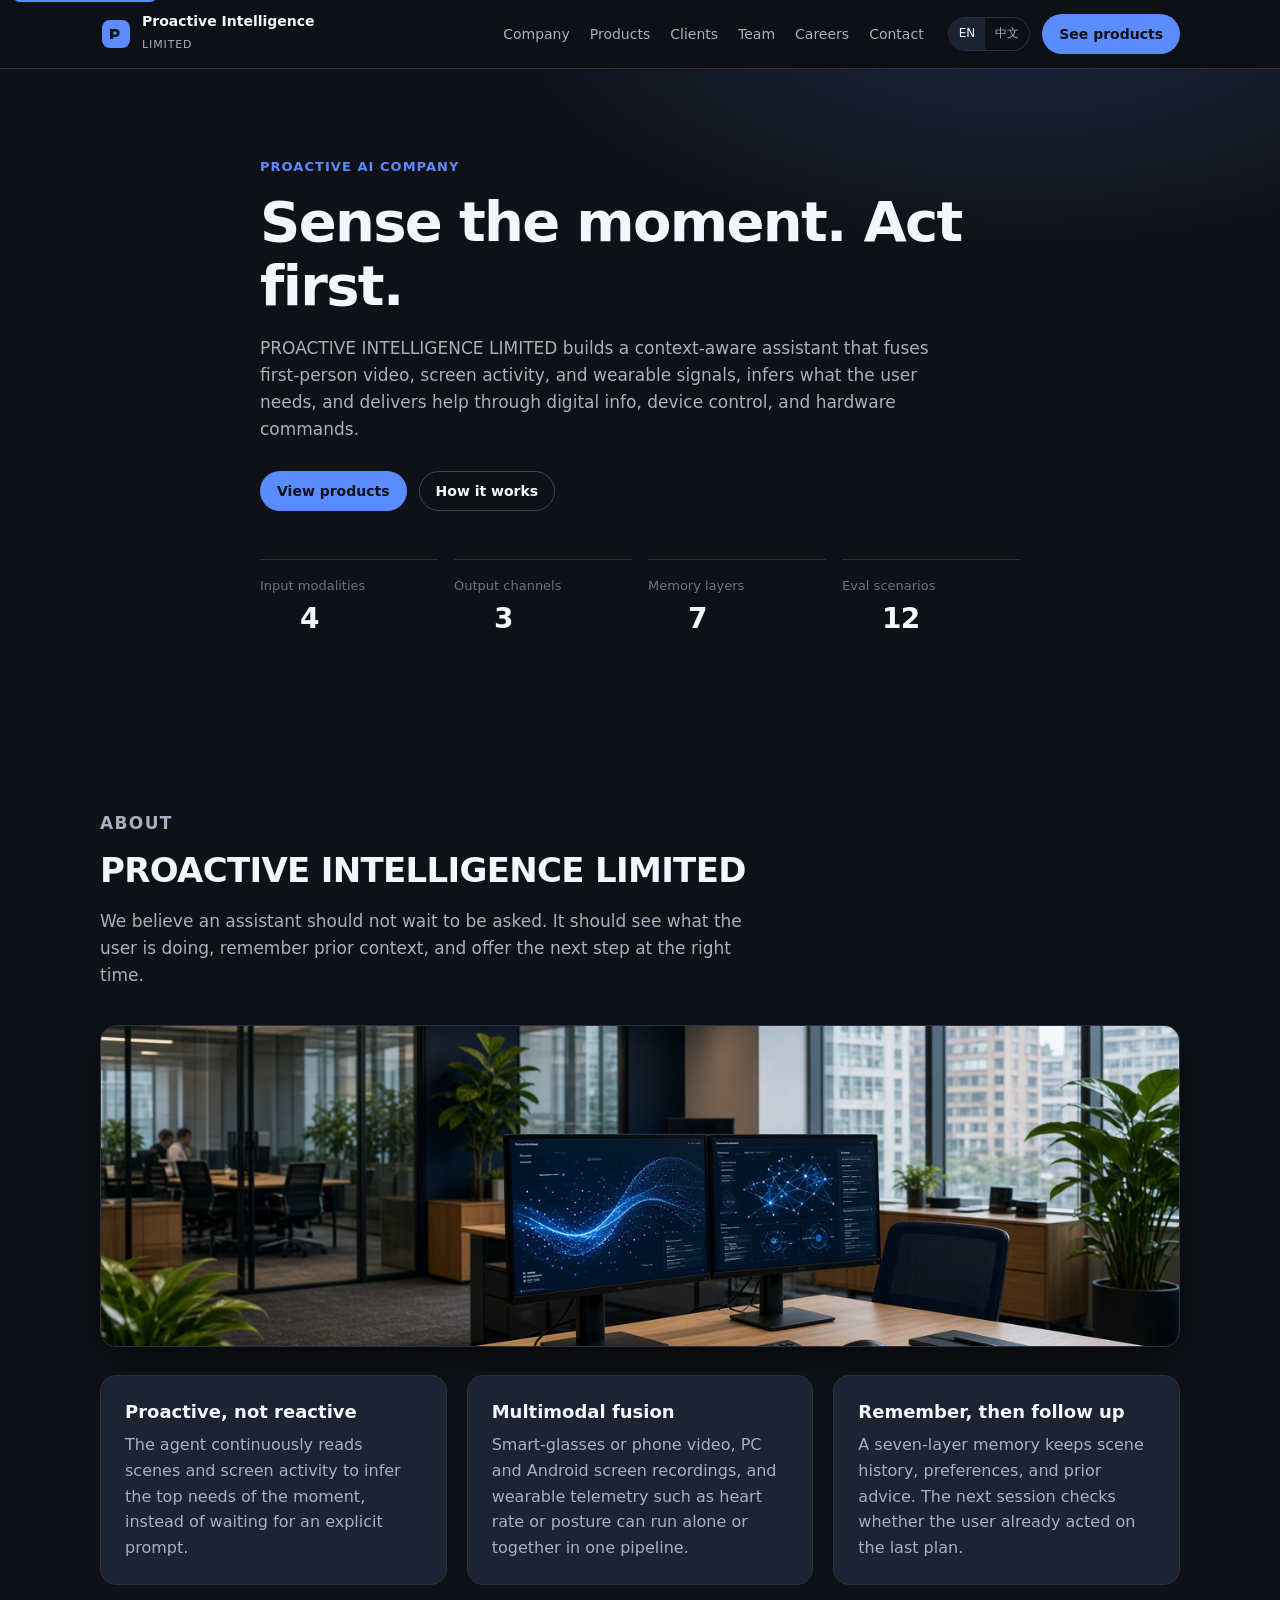
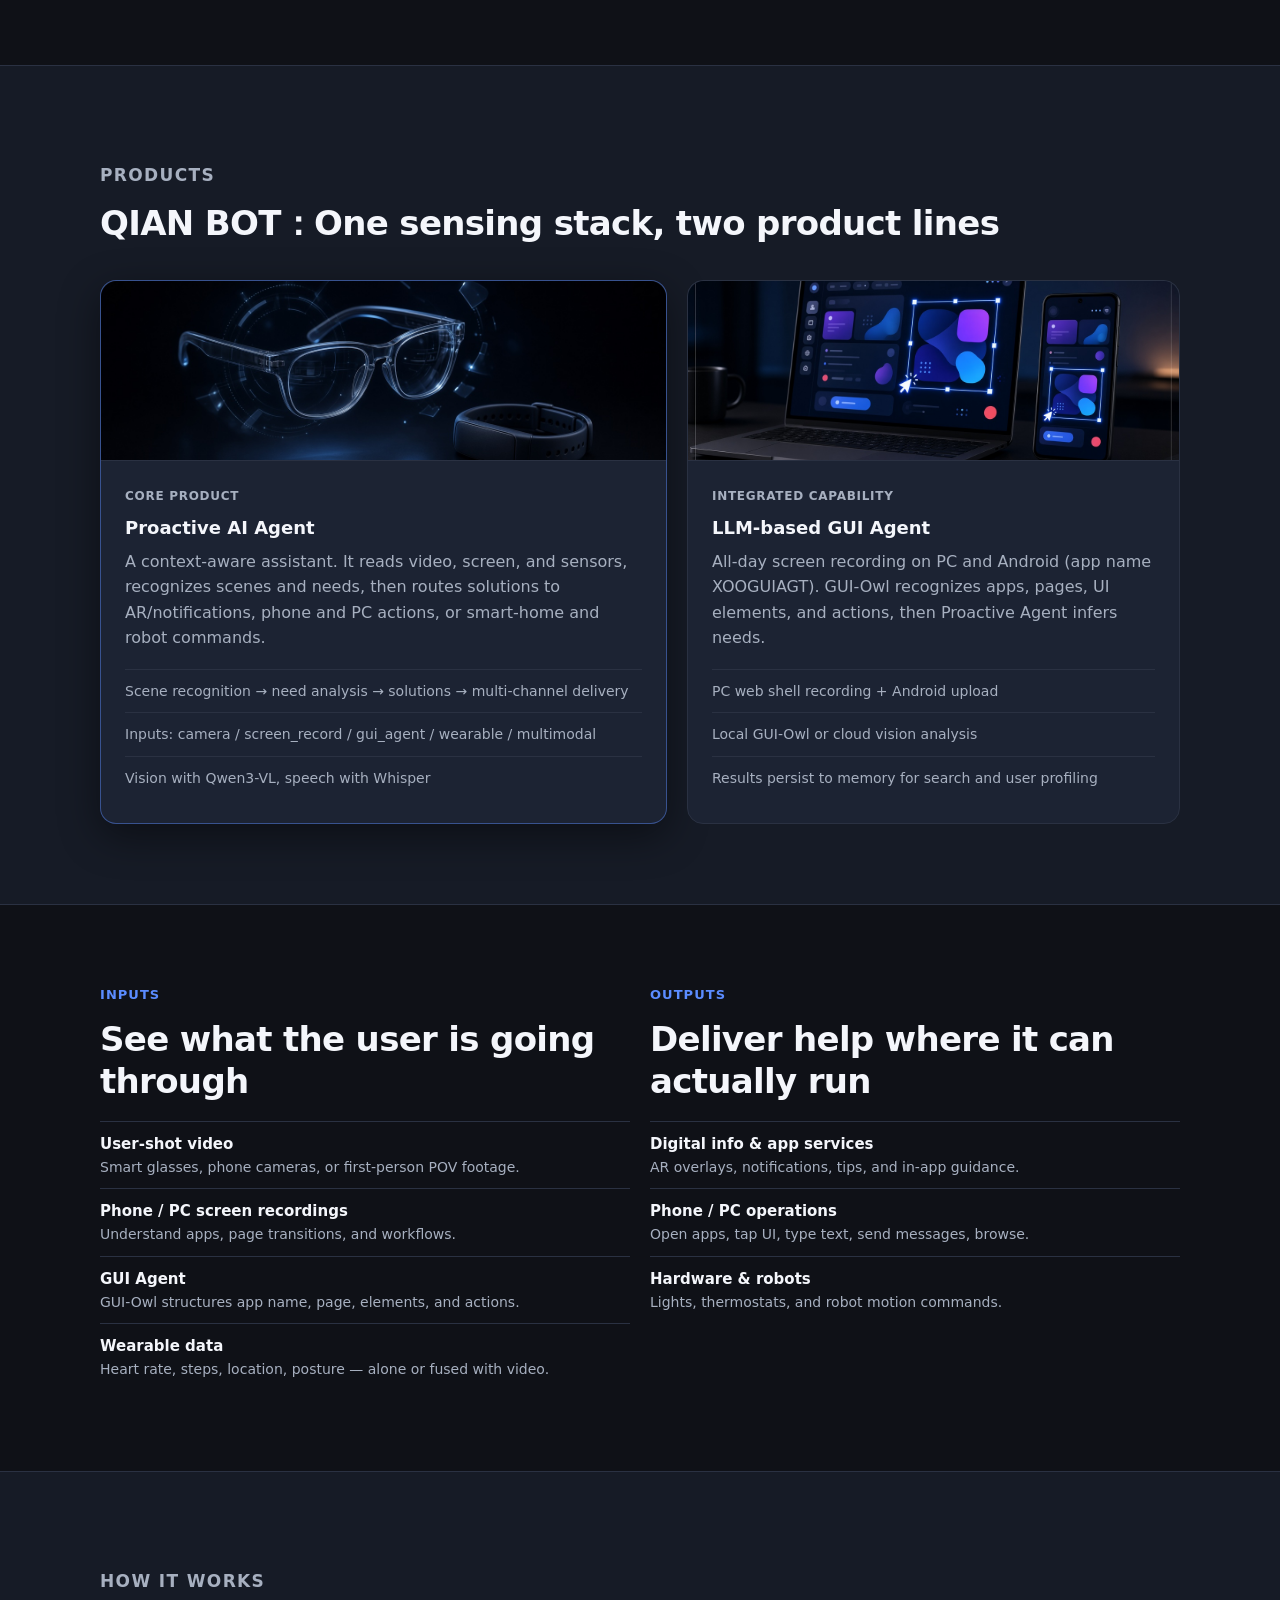
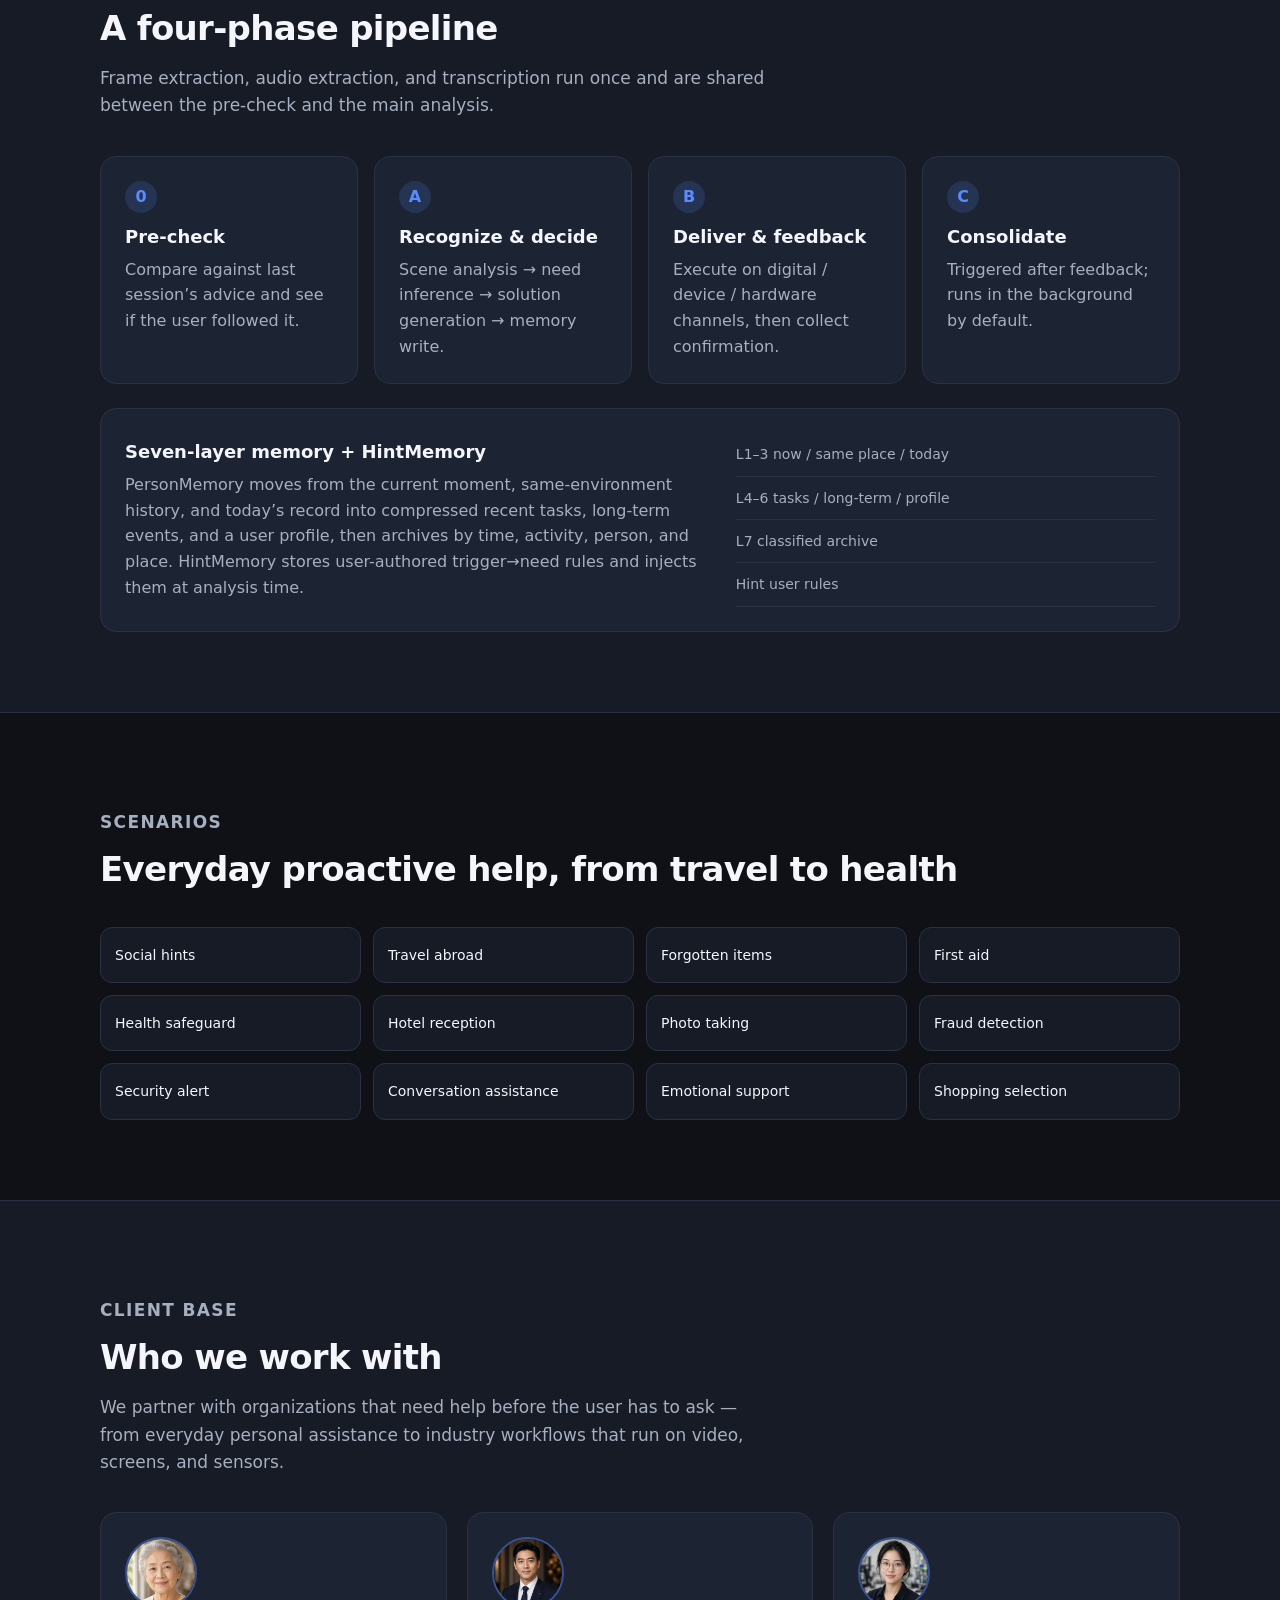
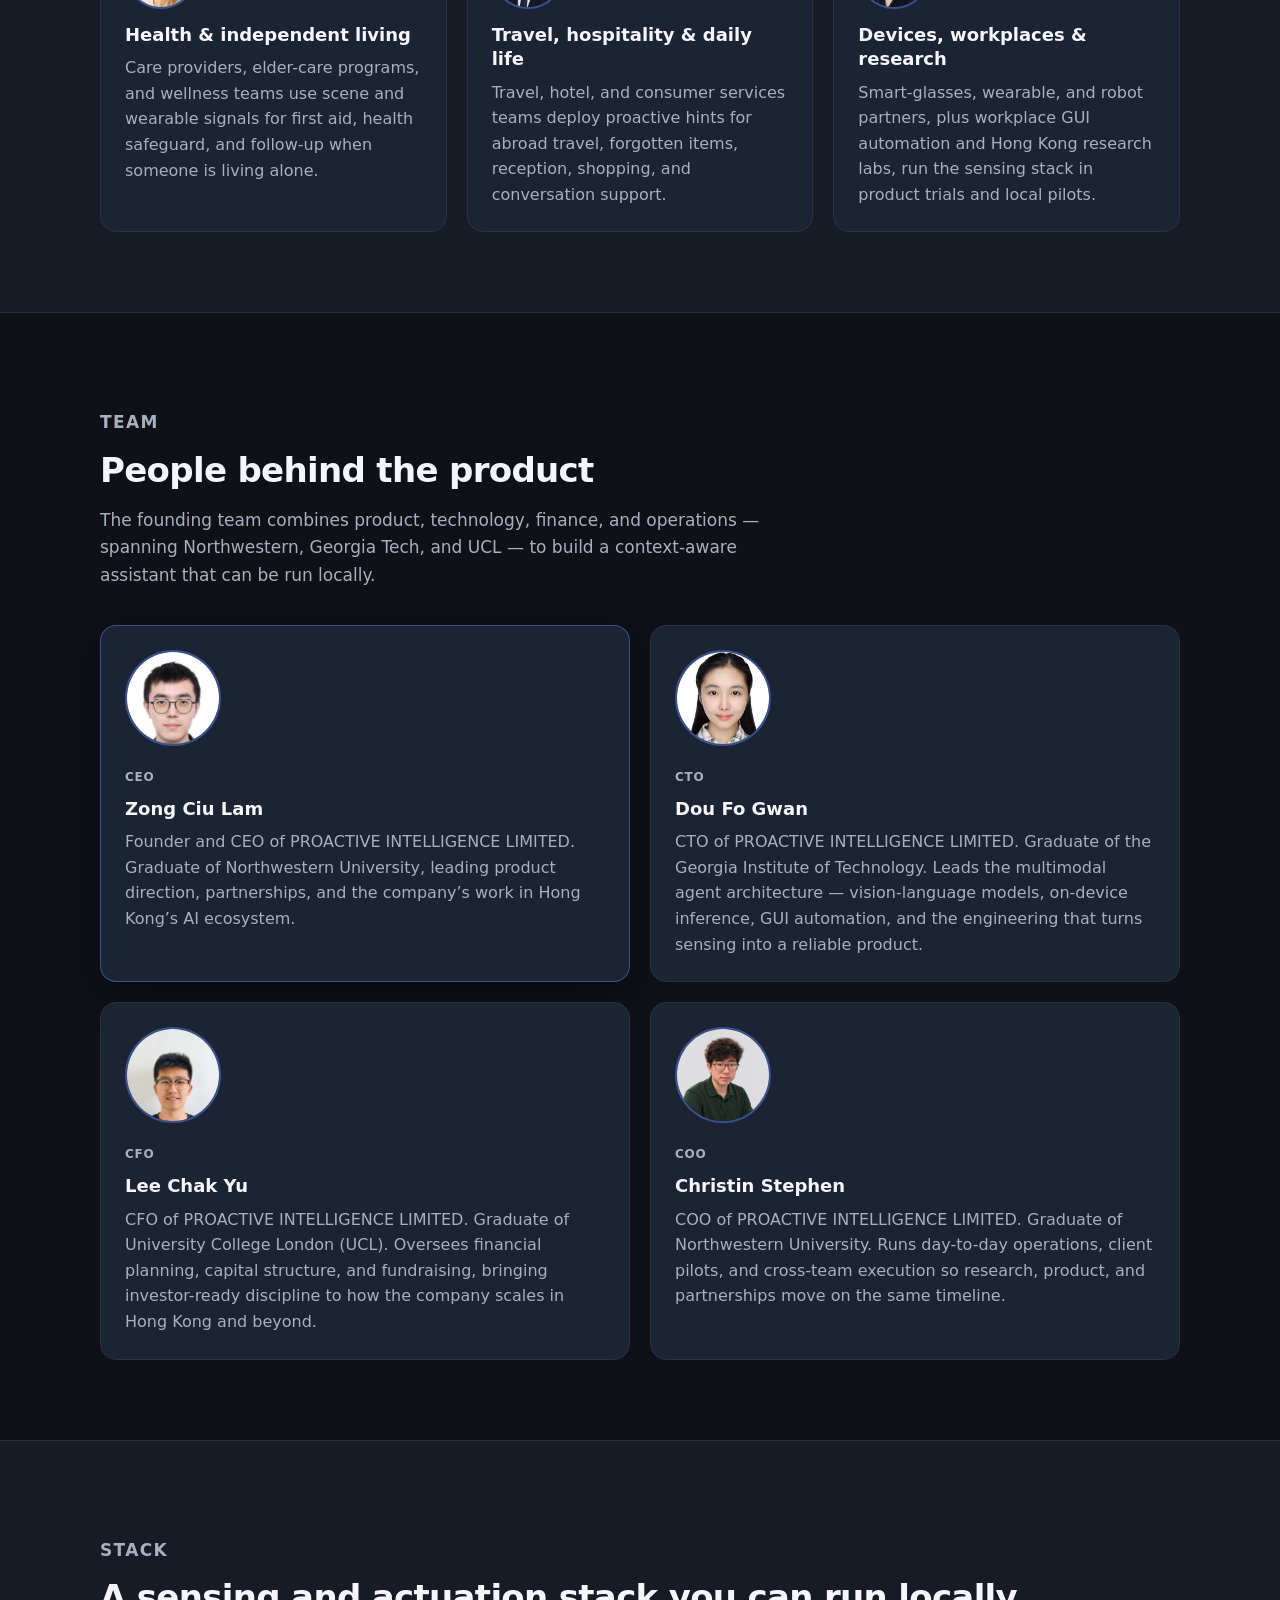
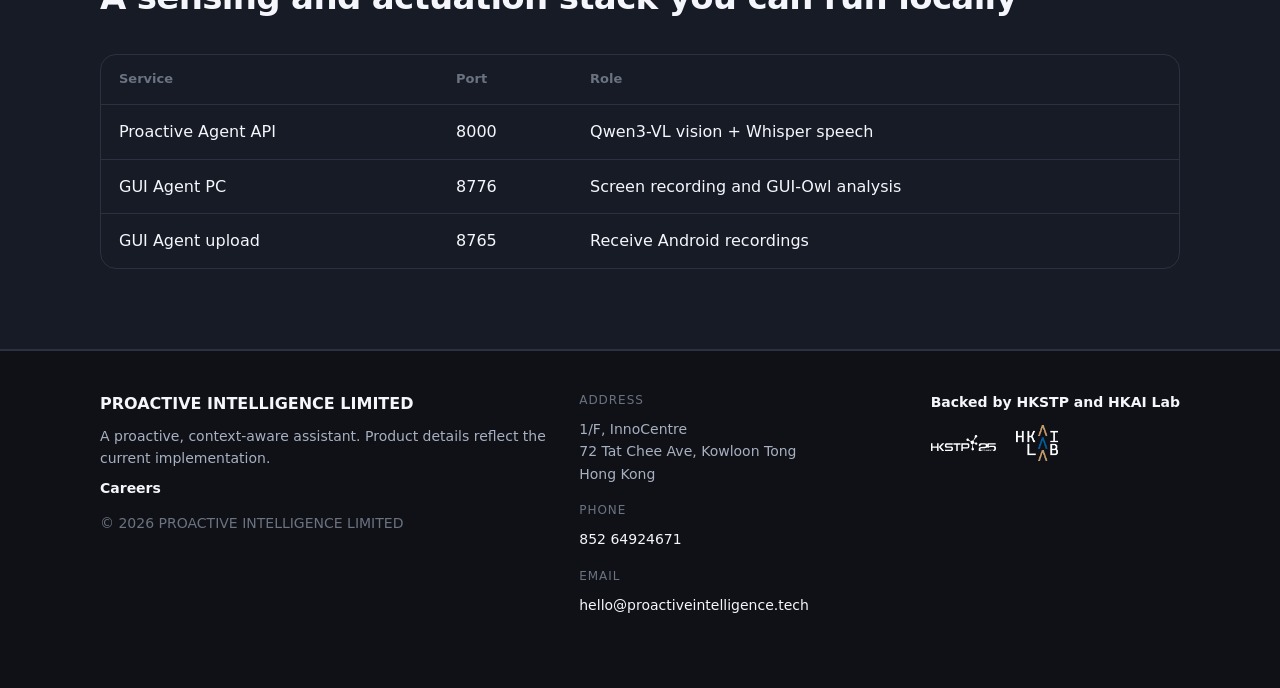
<file: index.html>
<!DOCTYPE html>
<html lang="en">
  <head>
    <meta charset="UTF-8" />
    <meta name="viewport" content="width=device-width, initial-scale=1" />
    <meta
      name="description"
      content="PROACTIVE INTELLIGENCE LIMITED builds a context-aware assistant that senses multimodal input and acts through multiple output channels."
    />
    <title>PROACTIVE INTELLIGENCE LIMITED</title>
    <link rel="canonical" href="https://proactiveintelligence.github.io/" />
    <link rel="icon" href="favicon.svg" type="image/svg+xml" />
    <link rel="stylesheet" href="styles.css" />
    <script>
      if (location.hostname === "proactiveaiagent.github.io") {
        location.replace("https://proactiveintelligence.github.io/" + location.hash);
      }
    </script>
  </head>
  <body>
    <a class="skip-link" href="#main">Skip to content</a>

    <header class="site-header">
      <div class="wrap header-inner">
        <a class="brand" href="#top" aria-label="PROACTIVE INTELLIGENCE LIMITED">
          <svg class="brand-mark" viewBox="0 0 32 32" aria-hidden="true">
            <rect x="2" y="2" width="28" height="28" rx="8" fill="#5B8CFF" />
            <path
              d="M10 21V11h5.2c2.7 0 4.4 1.6 4.4 4s-1.7 4-4.4 4H13.2V21H10zm3.2-4.4h1.8c1.1 0 1.8-.6 1.8-1.6s-.7-1.6-1.8-1.6h-1.8v3.2z"
              fill="#0F1117"
            />
          </svg>
          <span>
            <strong>Proactive Intelligence</strong>
            <small>Limited</small>
          </span>
        </a>
        <nav class="nav" aria-label="Primary">
          <a href="#company" data-i18n="nav.company">Company</a>
          <a href="#products" data-i18n="nav.products">Products</a>
          <a href="#clients" data-i18n="nav.clients">Clients</a>
          <a href="#team" data-i18n="nav.team">Team</a>
          <a href="career.html" data-i18n="nav.career">Careers</a>
          <a href="#contact" data-i18n="nav.contact">Contact</a>
        </nav>
        <div class="header-actions">
          <div class="lang-switch" role="group" aria-label="Language">
            <button type="button" data-lang="en" class="is-active">EN</button>
            <button type="button" data-lang="zh">中文</button>
          </div>
          <a class="btn btn-primary" href="#products" data-i18n="nav.cta">See products</a>
        </div>
      </div>
    </header>

    <main id="main">
      <section class="hero" id="top">
        <div class="wrap hero-inner">
          <p class="eyebrow" data-i18n="hero.eyebrow">Proactive AI company</p>
          <h1 data-i18n="hero.title">Sense the moment. Act first.</h1>
          <p class="lede" data-i18n="hero.lede">
            PROACTIVE INTELLIGENCE LIMITED builds a context-aware assistant that fuses first-person video, screen activity, and wearable signals, infers what the user needs, and delivers help through digital info, device control, and hardware commands.
          </p>
          <div class="hero-actions">
            <a class="btn btn-primary" href="#products" data-i18n="hero.cta1">View products</a>
            <a class="btn btn-ghost" href="#pipeline" data-i18n="hero.cta2">How it works</a>
          </div>
          <dl class="stats" aria-label="Product snapshot">
            <div>
              <dt data-i18n="stats.s1k">Input modalities</dt>
              <dd>4</dd>
            </div>
            <div>
              <dt data-i18n="stats.s2k">Output channels</dt>
              <dd>3</dd>
            </div>
            <div>
              <dt data-i18n="stats.s3k">Memory layers</dt>
              <dd>7</dd>
            </div>
            <div>
              <dt data-i18n="stats.s4k">Eval scenarios</dt>
              <dd>12</dd>
            </div>
          </dl>
        </div>
      </section>

      <section class="section" id="company">
        <div class="wrap">
          <header class="section-head">
            <p class="eyebrow" data-i18n="company.eyebrow">About</p>
            <h2 data-i18n="company.title">PROACTIVE INTELLIGENCE LIMITED</h2>
            <p data-i18n="company.lede">
              We believe an assistant should not wait to be asked. It should see what the user is doing, remember prior context, and offer the next step at the right time.
            </p>
          </header>
          <figure class="office-photo">
            <img
              src="images/office-innocentre.jpg"
              data-i18n-alt="company.photoAlt"
              alt="PROACTIVE INTELLIGENCE LIMITED office at InnoCentre, Kowloon Tong"
            />
          </figure>
          <div class="grid-3">
            <article class="card">
              <h3 data-i18n="company.c1t">Proactive, not reactive</h3>
              <p data-i18n="company.c1p">
                The agent continuously reads scenes and screen activity to infer the top needs of the moment, instead of waiting for an explicit prompt.
              </p>
            </article>
            <article class="card">
              <h3 data-i18n="company.c2t">Multimodal fusion</h3>
              <p data-i18n="company.c2p">
                Smart-glasses or phone video, PC and Android screen recordings, and wearable telemetry such as heart rate or posture can run alone or together in one pipeline.
              </p>
            </article>
            <article class="card">
              <h3 data-i18n="company.c3t">Remember, then follow up</h3>
              <p data-i18n="company.c3p">
                A seven-layer memory keeps scene history, preferences, and prior advice. The next session checks whether the user already acted on the last plan.
              </p>
            </article>
          </div>
        </div>
      </section>

      <section class="section section-alt" id="products">
        <div class="wrap">
          <header class="section-head">
            <p class="eyebrow" data-i18n="products.eyebrow">Products</p>
            <h2 data-i18n="products.title">QIAN BOT：One sensing stack, two product lines</h2>
          </header>
          <div class="product-grid">
            <article class="product-card featured">
              <img
                class="product-photo"
                src="images/product-proactive-agent.jpg"
                data-i18n-alt="products.p1alt"
                alt="Proactive AI Agent smart glasses product"
              />
              <p class="tag" data-i18n="products.p1tag">Core product</p>
              <h3>Proactive AI Agent</h3>
              <p data-i18n="products.p1p">
                A context-aware assistant. It reads video, screen, and sensors, recognizes scenes and needs, then routes solutions to AR/notifications, phone and PC actions, or smart-home and robot commands.
              </p>
              <ul>
                <li data-i18n="products.p1l1">Scene recognition → need analysis → solutions → multi-channel delivery</li>
                <li data-i18n="products.p1l2">Inputs: camera / screen_record / gui_agent / wearable / multimodal</li>
                <li data-i18n="products.p1l3">Vision with Qwen3-VL, speech with Whisper</li>
              </ul>
            </article>
            <article class="product-card">
              <img
                class="product-photo"
                src="images/product-gui-agent.jpg"
                data-i18n-alt="products.p2alt"
                alt="LLM-based GUI Agent on PC and phone"
              />
              <p class="tag tag-muted" data-i18n="products.p2tag">Integrated capability</p>
              <h3>LLM-based GUI Agent</h3>
              <p data-i18n="products.p2p">
                All-day screen recording on PC and Android (app name XOOGUIAGT). GUI-Owl recognizes apps, pages, UI elements, and actions, then Proactive Agent infers needs.
              </p>
              <ul>
                <li data-i18n="products.p2l1">PC web shell recording + Android upload</li>
                <li data-i18n="products.p2l2">Local GUI-Owl or cloud vision analysis</li>
                <li data-i18n="products.p2l3">Results persist to memory for search and user profiling</li>
              </ul>
            </article>
          </div>
        </div>
      </section>

      <section class="section" id="io">
        <div class="wrap">
          <div class="split">
            <div>
              <p class="eyebrow" data-i18n="io.inEyebrow">Inputs</p>
              <h2 data-i18n="io.inTitle">See what the user is going through</h2>
              <ul class="feature-list">
                <li>
                  <strong data-i18n="io.in1t">User-shot video</strong>
                  <span data-i18n="io.in1p">Smart glasses, phone cameras, or first-person POV footage.</span>
                </li>
                <li>
                  <strong data-i18n="io.in2t">Phone / PC screen recordings</strong>
                  <span data-i18n="io.in2p">Understand apps, page transitions, and workflows.</span>
                </li>
                <li>
                  <strong data-i18n="io.in3t">GUI Agent</strong>
                  <span data-i18n="io.in3p">GUI-Owl structures app name, page, elements, and actions.</span>
                </li>
                <li>
                  <strong data-i18n="io.in4t">Wearable data</strong>
                  <span data-i18n="io.in4p">Heart rate, steps, location, posture — alone or fused with video.</span>
                </li>
              </ul>
            </div>
            <div>
              <p class="eyebrow" data-i18n="io.outEyebrow">Outputs</p>
              <h2 data-i18n="io.outTitle">Deliver help where it can actually run</h2>
              <ul class="feature-list">
                <li>
                  <strong data-i18n="io.out1t">Digital info &amp; app services</strong>
                  <span data-i18n="io.out1p">AR overlays, notifications, tips, and in-app guidance.</span>
                </li>
                <li>
                  <strong data-i18n="io.out2t">Phone / PC operations</strong>
                  <span data-i18n="io.out2p">Open apps, tap UI, type text, send messages, browse.</span>
                </li>
                <li>
                  <strong data-i18n="io.out3t">Hardware &amp; robots</strong>
                  <span data-i18n="io.out3p">Lights, thermostats, and robot motion commands.</span>
                </li>
              </ul>
            </div>
          </div>
        </div>
      </section>

      <section class="section section-alt" id="pipeline">
        <div class="wrap">
          <header class="section-head">
            <p class="eyebrow" data-i18n="pipe.eyebrow">How it works</p>
            <h2 data-i18n="pipe.title">A four-phase pipeline</h2>
            <p data-i18n="pipe.lede">
              Frame extraction, audio extraction, and transcription run once and are shared between the pre-check and the main analysis.
            </p>
          </header>
          <ol class="steps">
            <li>
              <span class="step-index">0</span>
              <h3 data-i18n="pipe.s0t">Pre-check</h3>
              <p data-i18n="pipe.s0p">Compare against last session’s advice and see if the user followed it.</p>
            </li>
            <li>
              <span class="step-index">A</span>
              <h3 data-i18n="pipe.sAt">Recognize &amp; decide</h3>
              <p data-i18n="pipe.sAp">Scene analysis → need inference → solution generation → memory write.</p>
            </li>
            <li>
              <span class="step-index">B</span>
              <h3 data-i18n="pipe.sBt">Deliver &amp; feedback</h3>
              <p data-i18n="pipe.sBp">Execute on digital / device / hardware channels, then collect confirmation.</p>
            </li>
            <li>
              <span class="step-index">C</span>
              <h3 data-i18n="pipe.sCt">Consolidate</h3>
              <p data-i18n="pipe.sCp">Triggered after feedback; runs in the background by default.</p>
            </li>
          </ol>
          <div class="memory-panel">
            <div>
              <h3 data-i18n="mem.title">Seven-layer memory + HintMemory</h3>
              <p data-i18n="mem.p">
                PersonMemory moves from the current moment, same-environment history, and today’s record into compressed recent tasks, long-term events, and a user profile, then archives by time, activity, person, and place. HintMemory stores user-authored trigger→need rules and injects them at analysis time.
              </p>
            </div>
            <ol class="layers" aria-label="Memory layers">
              <li data-i18n="mem.l1">L1–3 now / same place / today</li>
              <li data-i18n="mem.l2">L4–6 tasks / long-term / profile</li>
              <li data-i18n="mem.l3">L7 classified archive</li>
              <li data-i18n="mem.l4">Hint user rules</li>
            </ol>
          </div>
        </div>
      </section>

      <section class="section" id="scenarios">
        <div class="wrap">
          <header class="section-head">
            <p class="eyebrow" data-i18n="sc.eyebrow">Scenarios</p>
            <h2 data-i18n="sc.title">Everyday proactive help, from travel to health</h2>
          </header>
          <ul class="scenario-grid">
            <li data-i18n="sc.1">Social hints</li>
            <li data-i18n="sc.2">Travel abroad</li>
            <li data-i18n="sc.3">Forgotten items</li>
            <li data-i18n="sc.4">First aid</li>
            <li data-i18n="sc.5">Health safeguard</li>
            <li data-i18n="sc.6">Hotel reception</li>
            <li data-i18n="sc.7">Photo taking</li>
            <li data-i18n="sc.8">Fraud detection</li>
            <li data-i18n="sc.9">Security alert</li>
            <li data-i18n="sc.10">Conversation assistance</li>
            <li data-i18n="sc.11">Emotional support</li>
            <li data-i18n="sc.12">Shopping selection</li>
          </ul>
        </div>
      </section>

      <section class="section section-alt" id="clients">
        <div class="wrap">
          <header class="section-head">
            <p class="eyebrow" data-i18n="clients.eyebrow">Client base</p>
            <h2 data-i18n="clients.title">Who we work with</h2>
            <p data-i18n="clients.lede">
              We partner with organizations that need help before the user has to ask — from everyday personal assistance to industry workflows that run on video, screens, and sensors.
            </p>
          </header>
          <div class="grid-3">
            <article class="card client-card">
              <img
                class="client-avatar"
                src="images/client-health.jpg"
                data-i18n-alt="clients.c1alt"
                alt="Health and independent living client"
              />
              <h3 data-i18n="clients.c1t">Health &amp; independent living</h3>
              <p data-i18n="clients.c1p">
                Care providers, elder-care programs, and wellness teams use scene and wearable signals for first aid, health safeguard, and follow-up when someone is living alone.
              </p>
            </article>
            <article class="card client-card">
              <img
                class="client-avatar"
                src="images/client-travel.jpg"
                data-i18n-alt="clients.c2alt"
                alt="Travel and hospitality client"
              />
              <h3 data-i18n="clients.c2t">Travel, hospitality &amp; daily life</h3>
              <p data-i18n="clients.c2p">
                Travel, hotel, and consumer services teams deploy proactive hints for abroad travel, forgotten items, reception, shopping, and conversation support.
              </p>
            </article>
            <article class="card client-card">
              <img
                class="client-avatar"
                src="images/client-workplace.jpg"
                data-i18n-alt="clients.c3alt"
                alt="Devices and workplace research client"
              />
              <h3 data-i18n="clients.c3t">Devices, workplaces &amp; research</h3>
              <p data-i18n="clients.c3p">
                Smart-glasses, wearable, and robot partners, plus workplace GUI automation and Hong Kong research labs, run the sensing stack in product trials and local pilots.
              </p>
            </article>
          </div>
        </div>
      </section>

      <section class="section" id="team">
        <div class="wrap">
          <header class="section-head">
            <p class="eyebrow" data-i18n="team.eyebrow">Team</p>
            <h2 data-i18n="team.title">People behind the product</h2>
            <p data-i18n="team.lede">
              The founding team combines product, technology, finance, and operations — spanning Northwestern, Georgia Tech, and UCL — to build a context-aware assistant that can be run locally.
            </p>
          </header>
          <div class="team-grid">
            <article class="card team-card featured">
              <img
                class="team-avatar"
                src="images/team-zong-ciu-lam.jpg"
                data-i18n-alt="team.ceoAlt"
                alt="Zong Ciu Lam"
              />
              <p class="tag" data-i18n="team.ceoRole">CEO</p>
              <h3>Zong Ciu Lam</h3>
              <p data-i18n="team.ceoP">
                Founder and CEO of PROACTIVE INTELLIGENCE LIMITED. Graduate of Northwestern University, leading product direction, partnerships, and the company’s work in Hong Kong’s AI ecosystem.
              </p>
            </article>
            <article class="card team-card">
              <img
                class="team-avatar"
                src="images/team-dou-fo-gwan.jpg"
                data-i18n-alt="team.ctoAlt"
                alt="Dou Fo Gwan"
              />
              <p class="tag" data-i18n="team.ctoRole">CTO</p>
              <h3>Dou Fo Gwan</h3>
              <p data-i18n="team.ctoP">
                CTO of PROACTIVE INTELLIGENCE LIMITED. Graduate of the Georgia Institute of Technology. Leads the multimodal agent architecture — vision-language models, on-device inference, GUI automation, and the engineering that turns sensing into a reliable product.
              </p>
            </article>
            <article class="card team-card">
              <img
                class="team-avatar"
                src="images/team-lee-chak-yu.jpg"
                data-i18n-alt="team.cfoAlt"
                alt="Lee Chak Yu"
              />
              <p class="tag" data-i18n="team.cfoRole">CFO</p>
              <h3>Lee Chak Yu</h3>
              <p data-i18n="team.cfoP">
                CFO of PROACTIVE INTELLIGENCE LIMITED. Graduate of University College London (UCL). Oversees financial planning, capital structure, and fundraising, bringing investor-ready discipline to how the company scales in Hong Kong and beyond.
              </p>
            </article>
            <article class="card team-card">
              <img
                class="team-avatar"
                src="images/team-christin-stephen.jpg"
                data-i18n-alt="team.cooAlt"
                alt="Christin Stephen"
              />
              <p class="tag" data-i18n="team.cooRole">COO</p>
              <h3>Christin Stephen</h3>
              <p data-i18n="team.cooP">
                COO of PROACTIVE INTELLIGENCE LIMITED. Graduate of Northwestern University. Runs day-to-day operations, client pilots, and cross-team execution so research, product, and partnerships move on the same timeline.
              </p>
            </article>
          </div>
        </div>
      </section>

      <section class="section section-alt" id="stack">
        <div class="wrap">
          <header class="section-head">
            <p class="eyebrow" data-i18n="stack.eyebrow">Stack</p>
            <h2 data-i18n="stack.title">A sensing and actuation stack you can run locally</h2>
          </header>
          <div class="table-wrap" role="region" aria-label="Services" tabindex="0">
            <table>
              <thead>
                <tr>
                  <th data-i18n="stack.th1">Service</th>
                  <th data-i18n="stack.th2">Port</th>
                  <th data-i18n="stack.th3">Role</th>
                </tr>
              </thead>
              <tbody>
                <tr>
                  <td>Proactive Agent API</td>
                  <td>8000</td>
                  <td data-i18n="stack.r1">Qwen3-VL vision + Whisper speech</td>
                </tr>
                <tr>
                  <td>GUI Agent PC</td>
                  <td>8776</td>
                  <td data-i18n="stack.r2">Screen recording and GUI-Owl analysis</td>
                </tr>
                <tr>
                  <td>GUI Agent upload</td>
                  <td>8765</td>
                  <td data-i18n="stack.r3">Receive Android recordings</td>
                </tr>
              </tbody>
            </table>
          </div>
        </div>
      </section>
    </main>

    <footer class="site-footer" id="contact">
      <div class="wrap footer-inner">
        <div>
          <strong>PROACTIVE INTELLIGENCE LIMITED</strong>
          <p data-i18n="footer.p">A proactive, context-aware assistant. Product details reflect the current implementation.</p>
          <p><a class="footer-link" href="career.html" data-i18n="nav.career">Careers</a></p>
          <p class="copyright">© 2026 PROACTIVE INTELLIGENCE LIMITED</p>
        </div>
        <address class="footer-contact">
          <p class="contact-label" data-i18n="footer.addrLabel">Address</p>
          <p>
            1/F, InnoCentre<br />
            72 Tat Chee Ave, Kowloon Tong<br />
            Hong Kong
          </p>
          <p class="contact-label" data-i18n="footer.phoneLabel">Phone</p>
          <p><a href="tel:+85264924671">852 64924671</a></p>
          <p class="contact-label" data-i18n="footer.emailLabel">Email</p>
          <p><a href="mailto:hello@proactiveintelligence.tech">hello@proactiveintelligence.tech</a></p>
        </address>
        <div class="footer-meta">
          <p class="backed-by" data-i18n="footer.backed">Backed by HKSTP and HKAI Lab</p>
          <div class="partner-logos">
            <img src="images/logo-hkstp.svg" alt="HKSTP" />
            <img src="images/logo-hkai-lab.png" alt="HKAI Lab" />
          </div>
        </div>
      </div>
    </footer>

    <script src="app.js"></script>
  </body>
</html>
</file>
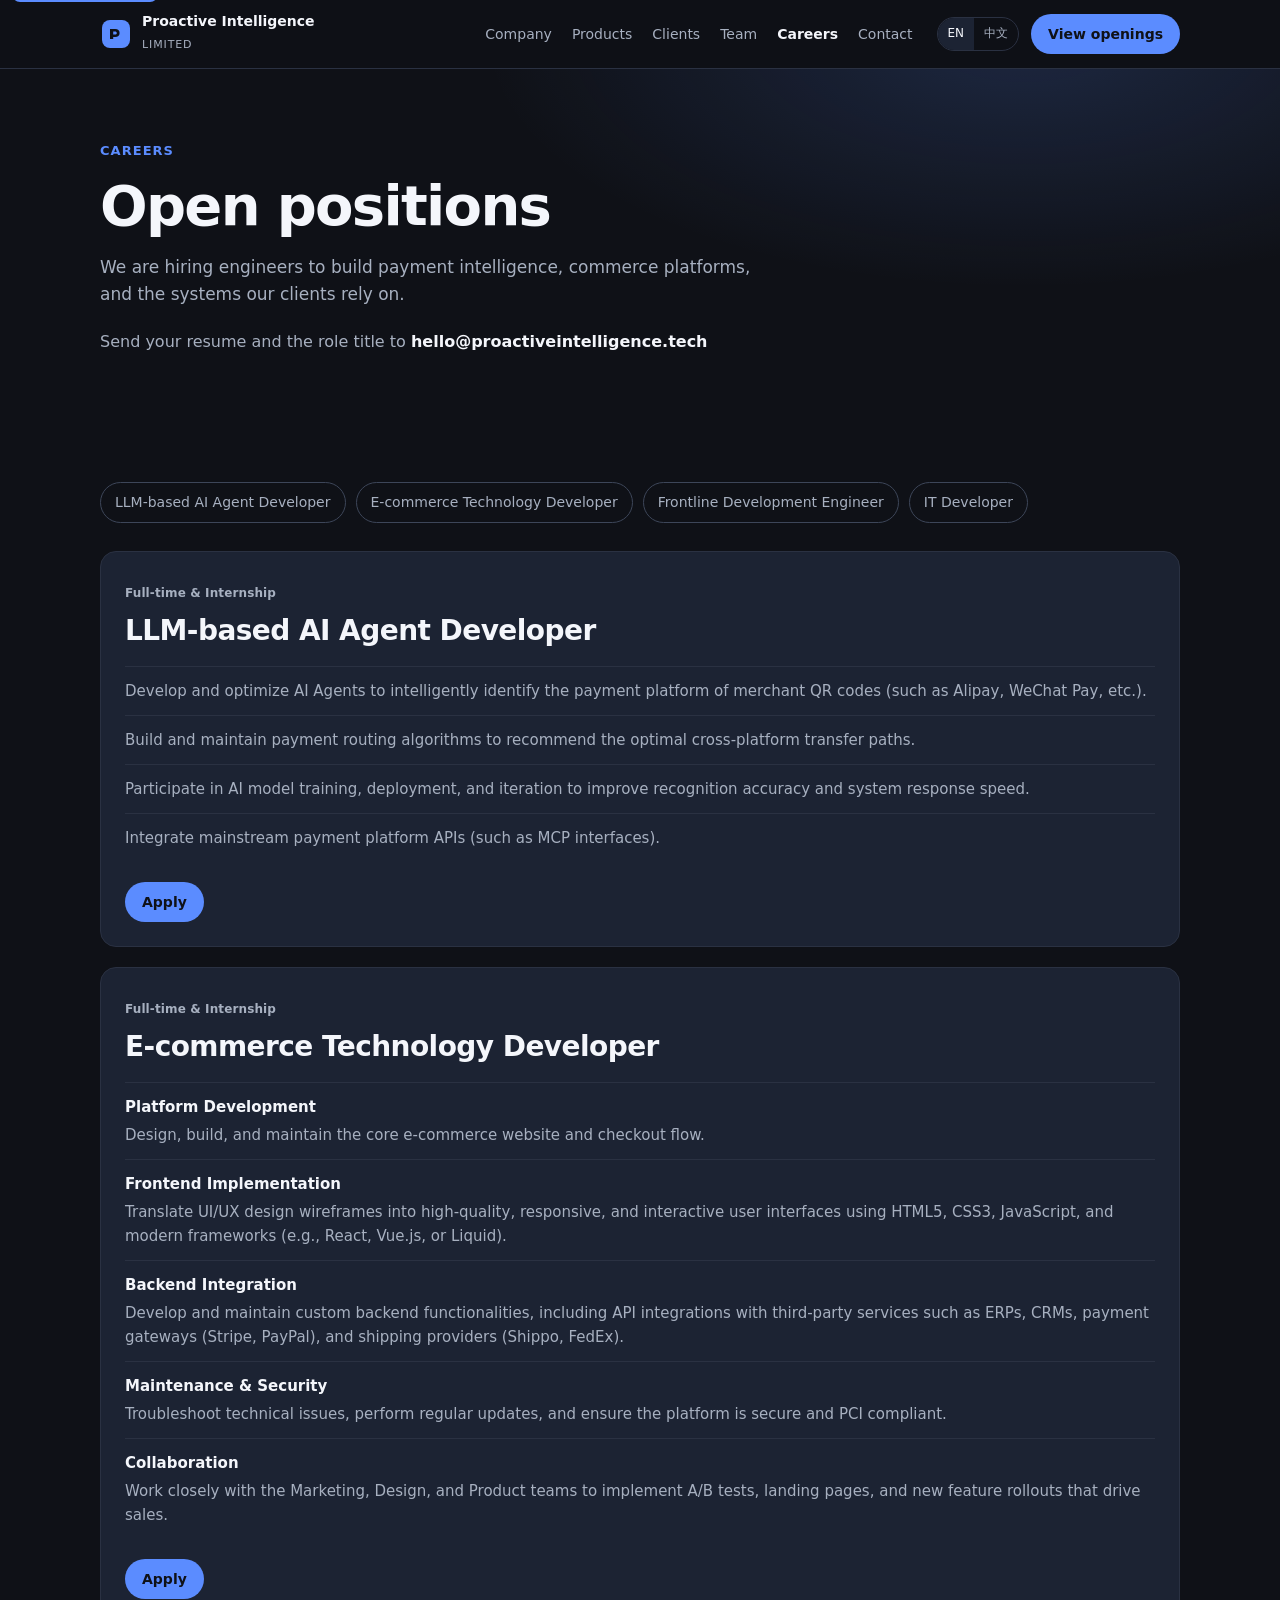
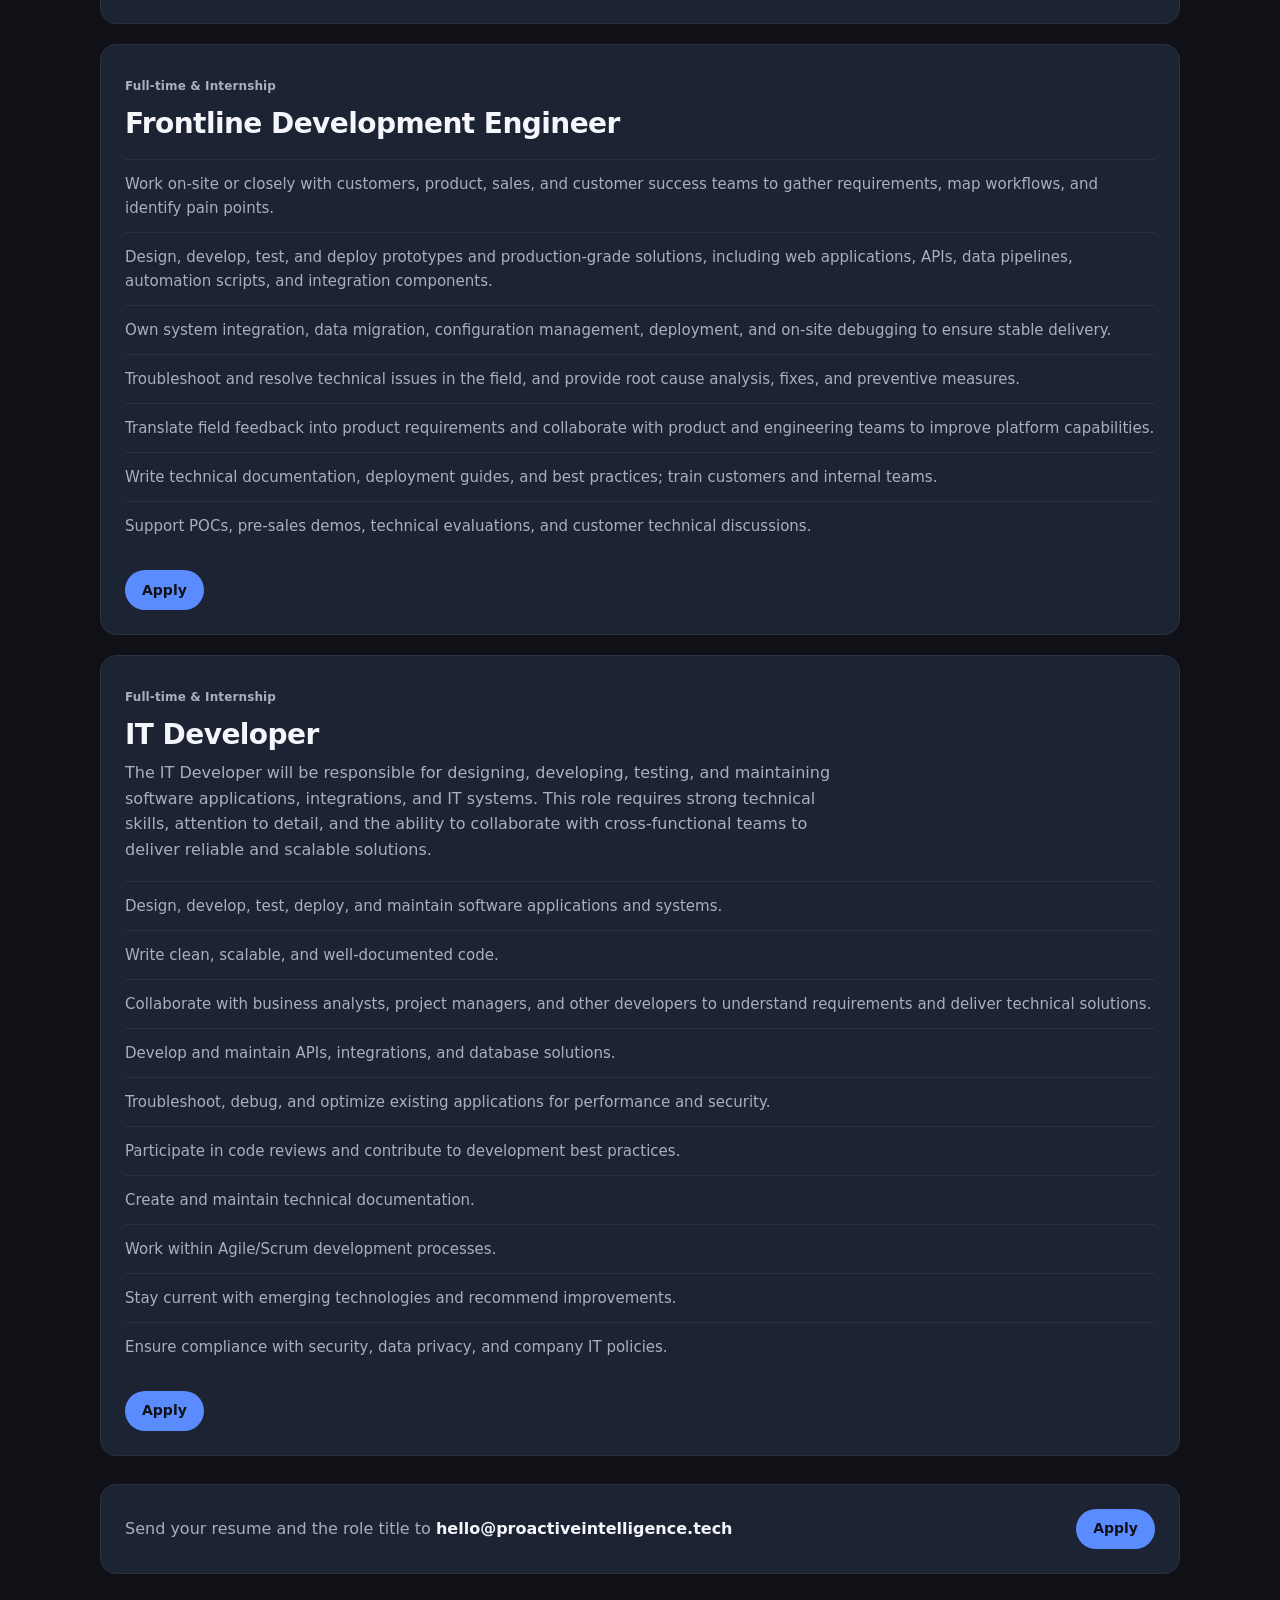
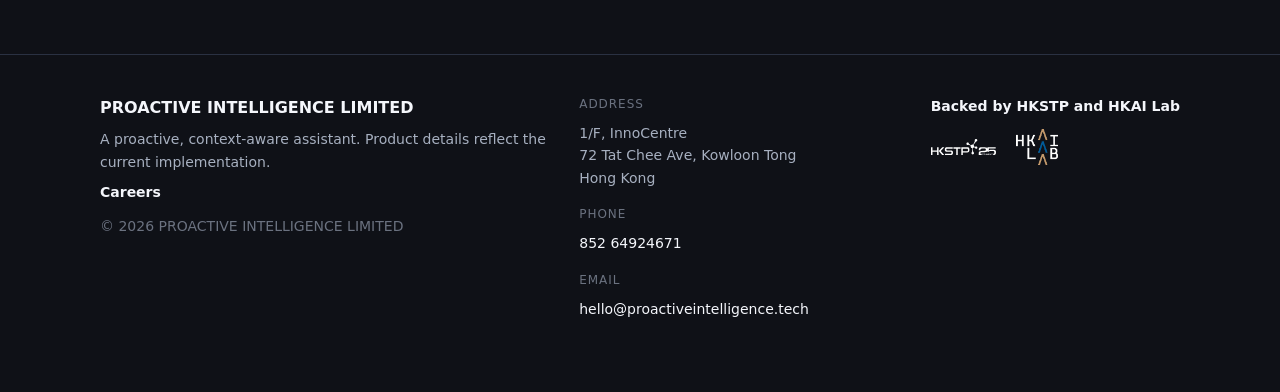
<file: career.html>
<!DOCTYPE html>
<html lang="en">
  <head>
    <meta charset="UTF-8" />
    <meta name="viewport" content="width=device-width, initial-scale=1" />
    <meta
      name="description"
      content="Open roles at PROACTIVE INTELLIGENCE LIMITED: LLM-based AI Agent Developer, E-commerce Technology Developer, Frontline Development Engineer, and IT Developer."
    />
    <title>Careers — PROACTIVE INTELLIGENCE LIMITED</title>
    <link rel="canonical" href="https://proactiveintelligence.github.io/career.html" />
    <link rel="icon" href="favicon.svg" type="image/svg+xml" />
    <link rel="stylesheet" href="styles.css" />
    <script>
      if (location.hostname === "proactiveaiagent.github.io") {
        location.replace("https://proactiveintelligence.github.io/career.html" + location.hash);
      }
    </script>
  </head>
  <body data-page="career">
    <a class="skip-link" href="#main">Skip to content</a>

    <header class="site-header">
      <div class="wrap header-inner">
        <a class="brand" href="index.html" aria-label="PROACTIVE INTELLIGENCE LIMITED">
          <svg class="brand-mark" viewBox="0 0 32 32" aria-hidden="true">
            <rect x="2" y="2" width="28" height="28" rx="8" fill="#5B8CFF" />
            <path
              d="M10 21V11h5.2c2.7 0 4.4 1.6 4.4 4s-1.7 4-4.4 4H13.2V21H10zm3.2-4.4h1.8c1.1 0 1.8-.6 1.8-1.6s-.7-1.6-1.8-1.6h-1.8v3.2z"
              fill="#0F1117"
            />
          </svg>
          <span>
            <strong>Proactive Intelligence</strong>
            <small>Limited</small>
          </span>
        </a>
        <nav class="nav" aria-label="Primary">
          <a href="index.html#company" data-i18n="nav.company">Company</a>
          <a href="index.html#products" data-i18n="nav.products">Products</a>
          <a href="index.html#clients" data-i18n="nav.clients">Clients</a>
          <a href="index.html#team" data-i18n="nav.team">Team</a>
          <a href="career.html" data-i18n="nav.career" aria-current="page">Careers</a>
          <a href="index.html#contact" data-i18n="nav.contact">Contact</a>
        </nav>
        <div class="header-actions">
          <div class="lang-switch" role="group" aria-label="Language">
            <button type="button" data-lang="en" class="is-active">EN</button>
            <button type="button" data-lang="zh">中文</button>
          </div>
          <a class="btn btn-primary" href="#openings" data-i18n="career.cta">View openings</a>
        </div>
      </div>
    </header>

    <main id="main">
      <section class="page-hero" id="top">
        <div class="wrap">
          <p class="eyebrow" data-i18n="career.eyebrow">Careers</p>
          <h1 data-i18n="career.title">Open positions</h1>
          <p class="lede" data-i18n="career.lede">
            We are hiring engineers to build payment intelligence, commerce platforms, and the systems our clients rely on.
          </p>
          <p class="apply-note">
            <span data-i18n="career.howto">Send your resume and the role title to</span>
            <a href="mailto:hello@proactiveintelligence.tech">hello@proactiveintelligence.tech</a>
          </p>
        </div>
      </section>

      <section class="section" id="openings">
        <div class="wrap">
          <nav class="job-jump" aria-label="Open positions">
            <a href="#llm-agent-developer" data-i18n="job1.title">LLM-based AI Agent Developer</a>
            <a href="#ecommerce-developer" data-i18n="job2.title">E-commerce Technology Developer</a>
            <a href="#frontline-engineer" data-i18n="job3.title">Frontline Development Engineer</a>
            <a href="#it-developer" data-i18n="job4.title">IT Developer</a>
          </nav>

          <div class="job-list">
            <article class="card job-card" id="llm-agent-developer">
              <p class="tag tag-employment" data-i18n="career.open">Full-time &amp; Internship</p>
              <h2 data-i18n="job1.title">LLM-based AI Agent Developer</h2>
              <ul class="duty-list">
                <li data-i18n="job1.d1">
                  Develop and optimize AI Agents to intelligently identify the payment platform of merchant QR codes (such as Alipay, WeChat Pay, etc.).
                </li>
                <li data-i18n="job1.d2">
                  Build and maintain payment routing algorithms to recommend the optimal cross-platform transfer paths.
                </li>
                <li data-i18n="job1.d3">
                  Participate in AI model training, deployment, and iteration to improve recognition accuracy and system response speed.
                </li>
                <li data-i18n="job1.d4">Integrate mainstream payment platform APIs (such as MCP interfaces).</li>
              </ul>
              <div class="job-actions">
                <a
                  class="btn btn-primary"
                  href="mailto:hello@proactiveintelligence.tech?subject=Application%3A%20LLM-based%20AI%20Agent%20Developer"
                  data-i18n="career.apply"
                  >Apply</a
                >
              </div>
            </article>

            <article class="card job-card" id="ecommerce-developer">
              <p class="tag tag-employment" data-i18n="career.open">Full-time &amp; Internship</p>
              <h2 data-i18n="job2.title">E-commerce Technology Developer</h2>
              <ul class="duty-list">
                <li>
                  <strong data-i18n="job2.s1t">Platform Development</strong>
                  <span data-i18n="job2.s1p">Design, build, and maintain the core e-commerce website and checkout flow.</span>
                </li>
                <li>
                  <strong data-i18n="job2.s2t">Frontend Implementation</strong>
                  <span data-i18n="job2.s2p">
                    Translate UI/UX design wireframes into high-quality, responsive, and interactive user interfaces using HTML5, CSS3, JavaScript, and modern frameworks (e.g., React, Vue.js, or Liquid).
                  </span>
                </li>
                <li>
                  <strong data-i18n="job2.s3t">Backend Integration</strong>
                  <span data-i18n="job2.s3p">
                    Develop and maintain custom backend functionalities, including API integrations with third-party services such as ERPs, CRMs, payment gateways (Stripe, PayPal), and shipping providers (Shippo, FedEx).
                  </span>
                </li>
                <li>
                  <strong data-i18n="job2.s4t">Maintenance &amp; Security</strong>
                  <span data-i18n="job2.s4p">
                    Troubleshoot technical issues, perform regular updates, and ensure the platform is secure and PCI compliant.
                  </span>
                </li>
                <li>
                  <strong data-i18n="job2.s5t">Collaboration</strong>
                  <span data-i18n="job2.s5p">
                    Work closely with the Marketing, Design, and Product teams to implement A/B tests, landing pages, and new feature rollouts that drive sales.
                  </span>
                </li>
              </ul>
              <div class="job-actions">
                <a
                  class="btn btn-primary"
                  href="mailto:hello@proactiveintelligence.tech?subject=Application%3A%20E-commerce%20Technology%20Developer"
                  data-i18n="career.apply"
                  >Apply</a
                >
              </div>
            </article>

            <article class="card job-card" id="frontline-engineer">
              <p class="tag tag-employment" data-i18n="career.open">Full-time &amp; Internship</p>
              <h2 data-i18n="job3.title">Frontline Development Engineer</h2>
              <ul class="duty-list">
                <li data-i18n="job3.d1">
                  Work on-site or closely with customers, product, sales, and customer success teams to gather requirements, map workflows, and identify pain points.
                </li>
                <li data-i18n="job3.d2">
                  Design, develop, test, and deploy prototypes and production-grade solutions, including web applications, APIs, data pipelines, automation scripts, and integration components.
                </li>
                <li data-i18n="job3.d3">
                  Own system integration, data migration, configuration management, deployment, and on-site debugging to ensure stable delivery.
                </li>
                <li data-i18n="job3.d4">
                  Troubleshoot and resolve technical issues in the field, and provide root cause analysis, fixes, and preventive measures.
                </li>
                <li data-i18n="job3.d5">
                  Translate field feedback into product requirements and collaborate with product and engineering teams to improve platform capabilities.
                </li>
                <li data-i18n="job3.d6">
                  Write technical documentation, deployment guides, and best practices; train customers and internal teams.
                </li>
                <li data-i18n="job3.d7">
                  Support POCs, pre-sales demos, technical evaluations, and customer technical discussions.
                </li>
              </ul>
              <div class="job-actions">
                <a
                  class="btn btn-primary"
                  href="mailto:hello@proactiveintelligence.tech?subject=Application%3A%20Frontline%20Development%20Engineer"
                  data-i18n="career.apply"
                  >Apply</a
                >
              </div>
            </article>

            <article class="card job-card" id="it-developer">
              <p class="tag tag-employment" data-i18n="career.open">Full-time &amp; Internship</p>
              <h2 data-i18n="job4.title">IT Developer</h2>
              <p class="job-intro" data-i18n="job4.intro">
                The IT Developer will be responsible for designing, developing, testing, and maintaining software applications, integrations, and IT systems. This role requires strong technical skills, attention to detail, and the ability to collaborate with cross-functional teams to deliver reliable and scalable solutions.
              </p>
              <ul class="duty-list">
                <li data-i18n="job4.d1">Design, develop, test, deploy, and maintain software applications and systems.</li>
                <li data-i18n="job4.d2">Write clean, scalable, and well-documented code.</li>
                <li data-i18n="job4.d3">
                  Collaborate with business analysts, project managers, and other developers to understand requirements and deliver technical solutions.
                </li>
                <li data-i18n="job4.d4">Develop and maintain APIs, integrations, and database solutions.</li>
                <li data-i18n="job4.d5">
                  Troubleshoot, debug, and optimize existing applications for performance and security.
                </li>
                <li data-i18n="job4.d6">Participate in code reviews and contribute to development best practices.</li>
                <li data-i18n="job4.d7">Create and maintain technical documentation.</li>
                <li data-i18n="job4.d8">Work within Agile/Scrum development processes.</li>
                <li data-i18n="job4.d9">Stay current with emerging technologies and recommend improvements.</li>
                <li data-i18n="job4.d10">Ensure compliance with security, data privacy, and company IT policies.</li>
              </ul>
              <div class="job-actions">
                <a
                  class="btn btn-primary"
                  href="mailto:hello@proactiveintelligence.tech?subject=Application%3A%20IT%20Developer"
                  data-i18n="career.apply"
                  >Apply</a
                >
              </div>
            </article>
          </div>

          <div class="card apply-band">
            <p class="apply-note">
              <span data-i18n="career.howto">Send your resume and the role title to</span>
              <a href="mailto:hello@proactiveintelligence.tech">hello@proactiveintelligence.tech</a>
            </p>
            <a
              class="btn btn-primary"
              href="mailto:hello@proactiveintelligence.tech?subject=Career%20application"
              data-i18n="career.apply"
              >Apply</a
            >
          </div>
        </div>
      </section>
    </main>

    <footer class="site-footer" id="contact">
      <div class="wrap footer-inner">
        <div>
          <strong>PROACTIVE INTELLIGENCE LIMITED</strong>
          <p data-i18n="footer.p">A proactive, context-aware assistant. Product details reflect the current implementation.</p>
          <p><a class="footer-link" href="career.html" data-i18n="nav.career" aria-current="page">Careers</a></p>
          <p class="copyright">© 2026 PROACTIVE INTELLIGENCE LIMITED</p>
        </div>
        <address class="footer-contact">
          <p class="contact-label" data-i18n="footer.addrLabel">Address</p>
          <p>
            1/F, InnoCentre<br />
            72 Tat Chee Ave, Kowloon Tong<br />
            Hong Kong
          </p>
          <p class="contact-label" data-i18n="footer.phoneLabel">Phone</p>
          <p><a href="tel:+85264924671">852 64924671</a></p>
          <p class="contact-label" data-i18n="footer.emailLabel">Email</p>
          <p><a href="mailto:hello@proactiveintelligence.tech">hello@proactiveintelligence.tech</a></p>
        </address>
        <div class="footer-meta">
          <p class="backed-by" data-i18n="footer.backed">Backed by HKSTP and HKAI Lab</p>
          <div class="partner-logos">
            <img src="images/logo-hkstp.svg" alt="HKSTP" />
            <img src="images/logo-hkai-lab.png" alt="HKAI Lab" />
          </div>
        </div>
      </div>
    </footer>

    <script src="app.js"></script>
  </body>
</html>
</file>
<file: styles.css>
:root {
  --bg: #0f1117;
  --surface: #161b26;
  --elevated: #1c2333;
  --text: #f4f6fb;
  --muted: #a7b0c0;
  --faint: #6b7280;
  --accent: #5b8cff;
  --accent-hover: #7ba3ff;
  --success: #34d399;
  --border: #2a3142;
  --border-strong: #3d4659;
  --radius: 16px;
  --shadow: 0 12px 40px rgba(0, 0, 0, 0.45);
  --font: system-ui, -apple-system, "Segoe UI", Roboto, "PingFang SC",
    "Microsoft YaHei", sans-serif;
  --max: 1080px;
}

*,
*::before,
*::after {
  box-sizing: border-box;
}

html {
  scroll-behavior: smooth;
}

body {
  margin: 0;
  font-family: var(--font);
  background: var(--bg);
  color: var(--text);
  line-height: 1.6;
  -webkit-font-smoothing: antialiased;
}

img,
svg {
  display: block;
  max-width: 100%;
}

a {
  color: inherit;
  text-decoration: none;
}

h1,
h2,
h3,
p,
ul,
ol,
dl,
figure {
  margin: 0;
}

.skip-link {
  position: absolute;
  left: 12px;
  top: -40px;
  background: var(--accent);
  color: var(--bg);
  padding: 8px 12px;
  border-radius: 8px;
  z-index: 20;
}

.skip-link:focus {
  top: 12px;
}

.wrap {
  width: min(var(--max), calc(100% - 40px));
  margin-inline: auto;
}

.site-header {
  position: sticky;
  top: 0;
  z-index: 10;
  background: rgba(15, 17, 23, 0.88);
  backdrop-filter: blur(16px);
  border-bottom: 1px solid var(--border);
}

.header-inner {
  display: flex;
  align-items: center;
  gap: 24px;
  min-height: 68px;
}

.brand {
  display: flex;
  align-items: center;
  gap: 10px;
  flex-shrink: 0;
}

.brand-mark {
  width: 32px;
  height: 32px;
}

.brand strong {
  display: block;
  font-size: 14px;
  line-height: 1.2;
}

.brand small {
  color: var(--muted);
  font-size: 11px;
  letter-spacing: 0.08em;
  text-transform: uppercase;
}

.nav {
  display: flex;
  gap: 20px;
  margin-left: auto;
}

.nav a {
  color: var(--muted);
  font-size: 14px;
}

.nav a:hover,
.nav a:focus-visible,
.nav a[aria-current="page"] {
  color: var(--text);
}

.nav a[aria-current="page"] {
  font-weight: 600;
}

.header-actions {
  display: flex;
  align-items: center;
  gap: 12px;
}

.lang-switch {
  display: flex;
  border: 1px solid var(--border);
  border-radius: 999px;
  overflow: hidden;
}

.lang-switch button {
  background: transparent;
  color: var(--muted);
  border: 0;
  padding: 6px 10px;
  font: inherit;
  font-size: 12px;
  cursor: pointer;
}

.lang-switch button.is-active {
  background: var(--elevated);
  color: var(--text);
}

.btn {
  display: inline-flex;
  align-items: center;
  justify-content: center;
  min-height: 40px;
  padding: 0 16px;
  border-radius: 999px;
  font-size: 14px;
  font-weight: 600;
  border: 1px solid transparent;
}

.btn-primary {
  background: var(--accent);
  color: var(--bg);
}

.btn-primary:hover,
.btn-primary:focus-visible {
  background: var(--accent-hover);
}

.btn-ghost {
  border-color: var(--border-strong);
  color: var(--text);
}

.btn-ghost:hover,
.btn-ghost:focus-visible {
  border-color: var(--accent);
}

.hero {
  padding: 88px 0 72px;
  background:
    radial-gradient(900px 420px at 80% -10%, rgba(91, 140, 255, 0.18), transparent 60%),
    var(--bg);
}

.hero-inner {
  max-width: 760px;
}

.eyebrow {
  color: var(--accent);
  font-size: 13px;
  font-weight: 600;
  letter-spacing: 0.08em;
  text-transform: uppercase;
  margin-bottom: 12px;
}

h1 {
  font-size: clamp(36px, 6vw, 56px);
  line-height: 1.15;
  letter-spacing: -0.03em;
}

h2 {
  font-size: clamp(26px, 3vw, 34px);
  line-height: 1.25;
  letter-spacing: -0.02em;
}

h3 {
  font-size: 18px;
  line-height: 1.35;
}

.lede,
.section-head p {
  color: var(--muted);
  font-size: 17px;
  margin-top: 16px;
  max-width: 62ch;
}

.hero-actions {
  display: flex;
  gap: 12px;
  margin-top: 28px;
  flex-wrap: wrap;
}

.stats {
  display: grid;
  grid-template-columns: repeat(4, minmax(0, 1fr));
  gap: 16px;
  margin-top: 48px;
}

.stats div {
  padding: 16px 0 0;
  border-top: 1px solid var(--border);
}

.stats dt {
  color: var(--faint);
  font-size: 13px;
}

.stats dd {
  font-size: 28px;
  font-weight: 700;
  letter-spacing: -0.03em;
}

.section {
  padding: 80px 0;
}

.section-alt {
  background: var(--surface);
  border-block: 1px solid var(--border);
}

.section-head {
  margin-bottom: 36px;
}

.office-photo {
  margin: 0 0 28px;
  overflow: hidden;
  border: 1px solid var(--border);
  border-radius: var(--radius);
  box-shadow: var(--shadow);
}

.office-photo img,
.product-photo {
  width: 100%;
  height: 240px;
  object-fit: cover;
}

.office-photo img {
  height: 320px;
}

.product-photo {
  display: block;
  height: 180px;
  margin: -24px -24px 18px;
  width: calc(100% + 48px);
  max-width: none;
  border-bottom: 1px solid var(--border);
  border-radius: var(--radius) var(--radius) 0 0;
}

.client-card {
  display: flex;
  flex-direction: column;
}

.client-avatar,
.team-avatar {
  width: 72px;
  height: 72px;
  object-fit: cover;
  object-position: center top;
  border-radius: 50%;
  border: 2px solid rgba(91, 140, 255, 0.45);
  margin-bottom: 14px;
}

.team-avatar {
  width: 96px;
  height: 96px;
}

.team-card {
  display: flex;
  flex-direction: column;
}

.grid-3,
.product-grid,
.split {
  display: grid;
  gap: 20px;
}

.grid-3,
.split {
  grid-template-columns: repeat(2, minmax(0, 1fr));
}

.grid-3 {
  grid-template-columns: repeat(3, minmax(0, 1fr));
}

.card,
.product-card,
.memory-panel,
.steps li {
  background: var(--elevated);
  border: 1px solid var(--border);
  border-radius: var(--radius);
  padding: 24px;
}

.card p,
.product-card p,
.steps p,
.memory-panel p,
.feature-list span {
  color: var(--muted);
  margin-top: 8px;
}

.product-grid {
  grid-template-columns: 1.15fr 1fr;
}

.product-card.featured,
.team-card.featured {
  border-color: rgba(91, 140, 255, 0.45);
  box-shadow: var(--shadow);
}

.team-grid {
  display: grid;
  grid-template-columns: repeat(2, minmax(0, 1fr));
  gap: 20px;
}

.tag {
  display: inline-block;
  color: var(--accent);
  font-size: 12px;
  font-weight: 600;
  letter-spacing: 0.06em;
  text-transform: uppercase;
  margin-bottom: 10px;
}

.tag-muted {
  color: var(--success);
}

.tag-employment {
  text-transform: none;
  letter-spacing: 0.01em;
}

.product-card ul,
.feature-list {
  list-style: none;
  padding: 0;
  margin-top: 18px;
}

.product-card li,
.feature-list li {
  padding: 10px 0;
  border-top: 1px solid var(--border);
  color: var(--muted);
  font-size: 14px;
}

.feature-list strong {
  display: block;
  color: var(--text);
  font-size: 15px;
}

.steps {
  list-style: none;
  padding: 0;
  display: grid;
  grid-template-columns: repeat(4, minmax(0, 1fr));
  gap: 16px;
}

.step-index {
  display: inline-flex;
  align-items: center;
  justify-content: center;
  width: 32px;
  height: 32px;
  border-radius: 999px;
  background: rgba(91, 140, 255, 0.16);
  color: var(--accent);
  font-weight: 700;
  margin-bottom: 12px;
}

.memory-panel {
  display: grid;
  grid-template-columns: 1.4fr 1fr;
  gap: 24px;
  margin-top: 24px;
  align-items: center;
}

.layers {
  list-style: none;
  padding: 0;
}

.layers li {
  padding: 10px 0;
  border-bottom: 1px solid var(--border);
  color: var(--muted);
  font-size: 14px;
}

.scenario-grid {
  list-style: none;
  padding: 0;
  display: grid;
  grid-template-columns: repeat(4, minmax(0, 1fr));
  gap: 12px;
}

.scenario-grid li {
  background: var(--surface);
  border: 1px solid var(--border);
  border-radius: 12px;
  padding: 16px 14px;
  font-size: 14px;
}

.table-wrap {
  overflow: auto;
  border: 1px solid var(--border);
  border-radius: var(--radius);
}

table {
  width: 100%;
  border-collapse: collapse;
  min-width: 560px;
}

th,
td {
  text-align: left;
  padding: 14px 18px;
  border-bottom: 1px solid var(--border);
}

th {
  color: var(--faint);
  font-size: 13px;
  font-weight: 600;
}

tbody tr:last-child td {
  border-bottom: 0;
}

.site-footer {
  padding: 40px 0 56px;
  border-top: 1px solid var(--border);
}

.footer-inner {
  display: grid;
  grid-template-columns: 1.4fr 1fr auto;
  gap: 32px;
  align-items: start;
}

.backed-by {
  color: var(--text) !important;
  font-weight: 600;
  margin-top: 0 !important;
}

.footer-meta {
  display: flex;
  flex-direction: column;
  gap: 12px;
}

.partner-logos {
  display: flex;
  align-items: center;
  gap: 20px;
  flex-wrap: wrap;
}

.partner-logos img {
  height: 36px;
  width: auto;
  max-width: 140px;
  object-fit: contain;
}

.footer-contact {
  font-style: normal;
  color: var(--muted);
  font-size: 14px;
}

.footer-contact p {
  margin-top: 4px;
}

.contact-label {
  color: var(--faint) !important;
  font-size: 12px !important;
  letter-spacing: 0.08em;
  text-transform: uppercase;
  margin-top: 0 !important;
}

.contact-label + p {
  margin-bottom: 16px;
}

.footer-contact a {
  color: var(--text);
}

.footer-contact a:hover,
.footer-contact a:focus-visible {
  color: var(--accent);
}

.site-footer p {
  color: var(--muted);
  font-size: 14px;
  margin-top: 8px;
}

.copyright {
  color: var(--faint) !important;
  margin-top: 12px !important;
}

.footer-link {
  color: var(--text);
  font-weight: 600;
}

.footer-link:hover,
.footer-link:focus-visible {
  color: var(--accent);
}

.page-hero {
  padding: 72px 0 48px;
  background:
    radial-gradient(900px 420px at 80% -10%, rgba(91, 140, 255, 0.18), transparent 60%),
    var(--bg);
}

.apply-note {
  margin-top: 20px;
  color: var(--muted);
  font-size: 16px;
}

.job-jump {
  display: flex;
  flex-wrap: wrap;
  gap: 10px;
  margin-bottom: 28px;
}

.job-jump a {
  border: 1px solid var(--border-strong);
  border-radius: 999px;
  padding: 8px 14px;
  color: var(--muted);
  font-size: 14px;
  background: var(--bg);
}

.job-jump a:hover,
.job-jump a:focus-visible {
  color: var(--text);
  border-color: var(--accent);
}

.job-list {
  display: grid;
  gap: 20px;
}

.job-card {
  scroll-margin-top: 88px;
}

.job-card h2 {
  font-size: clamp(22px, 2.4vw, 28px);
}

.job-intro {
  color: var(--muted);
  margin-top: 12px;
  max-width: 72ch;
}

.duty-list {
  list-style: none;
  padding: 0;
  margin-top: 18px;
}

.duty-list li {
  padding: 12px 0;
  border-top: 1px solid var(--border);
  color: var(--muted);
  font-size: 15px;
}

.duty-list strong {
  display: block;
  color: var(--text);
  margin-bottom: 4px;
}

.job-actions {
  margin-top: 20px;
}

.apply-band {
  margin-top: 28px;
  display: flex;
  align-items: center;
  justify-content: space-between;
  gap: 24px;
}

.apply-band p {
  max-width: 62ch;
  margin-top: 0;
}

.apply-note a {
  color: var(--text);
  font-weight: 600;
}

.apply-note a:hover,
.apply-note a:focus-visible {
  color: var(--accent);
}

:focus-visible {
  outline: 2px solid var(--accent);
  outline-offset: 3px;
}

@media (max-width: 900px) {
  .nav {
    display: none;
  }

  .grid-3,
  .product-grid,
  .team-grid,
  .split,
  .steps,
  .memory-panel,
  .scenario-grid,
  .stats {
    grid-template-columns: 1fr 1fr;
  }

  .hero {
    padding-top: 56px;
  }

  .footer-inner {
    grid-template-columns: 1fr 1fr;
  }
}

@media (max-width: 640px) {
  .wrap {
    width: min(var(--max), calc(100% - 24px));
  }

  .header-actions .btn {
    display: none;
  }

  .grid-3,
  .product-grid,
  .team-grid,
  .split,
  .steps,
  .memory-panel,
  .scenario-grid,
  .stats,
  .footer-inner {
    grid-template-columns: 1fr;
    display: grid;
  }

  .footer-inner {
    align-items: start;
  }

  .apply-band {
    flex-direction: column;
    align-items: flex-start;
  }
}

@media (prefers-reduced-motion: reduce) {
  html {
    scroll-behavior: auto;
  }
}
</file>
